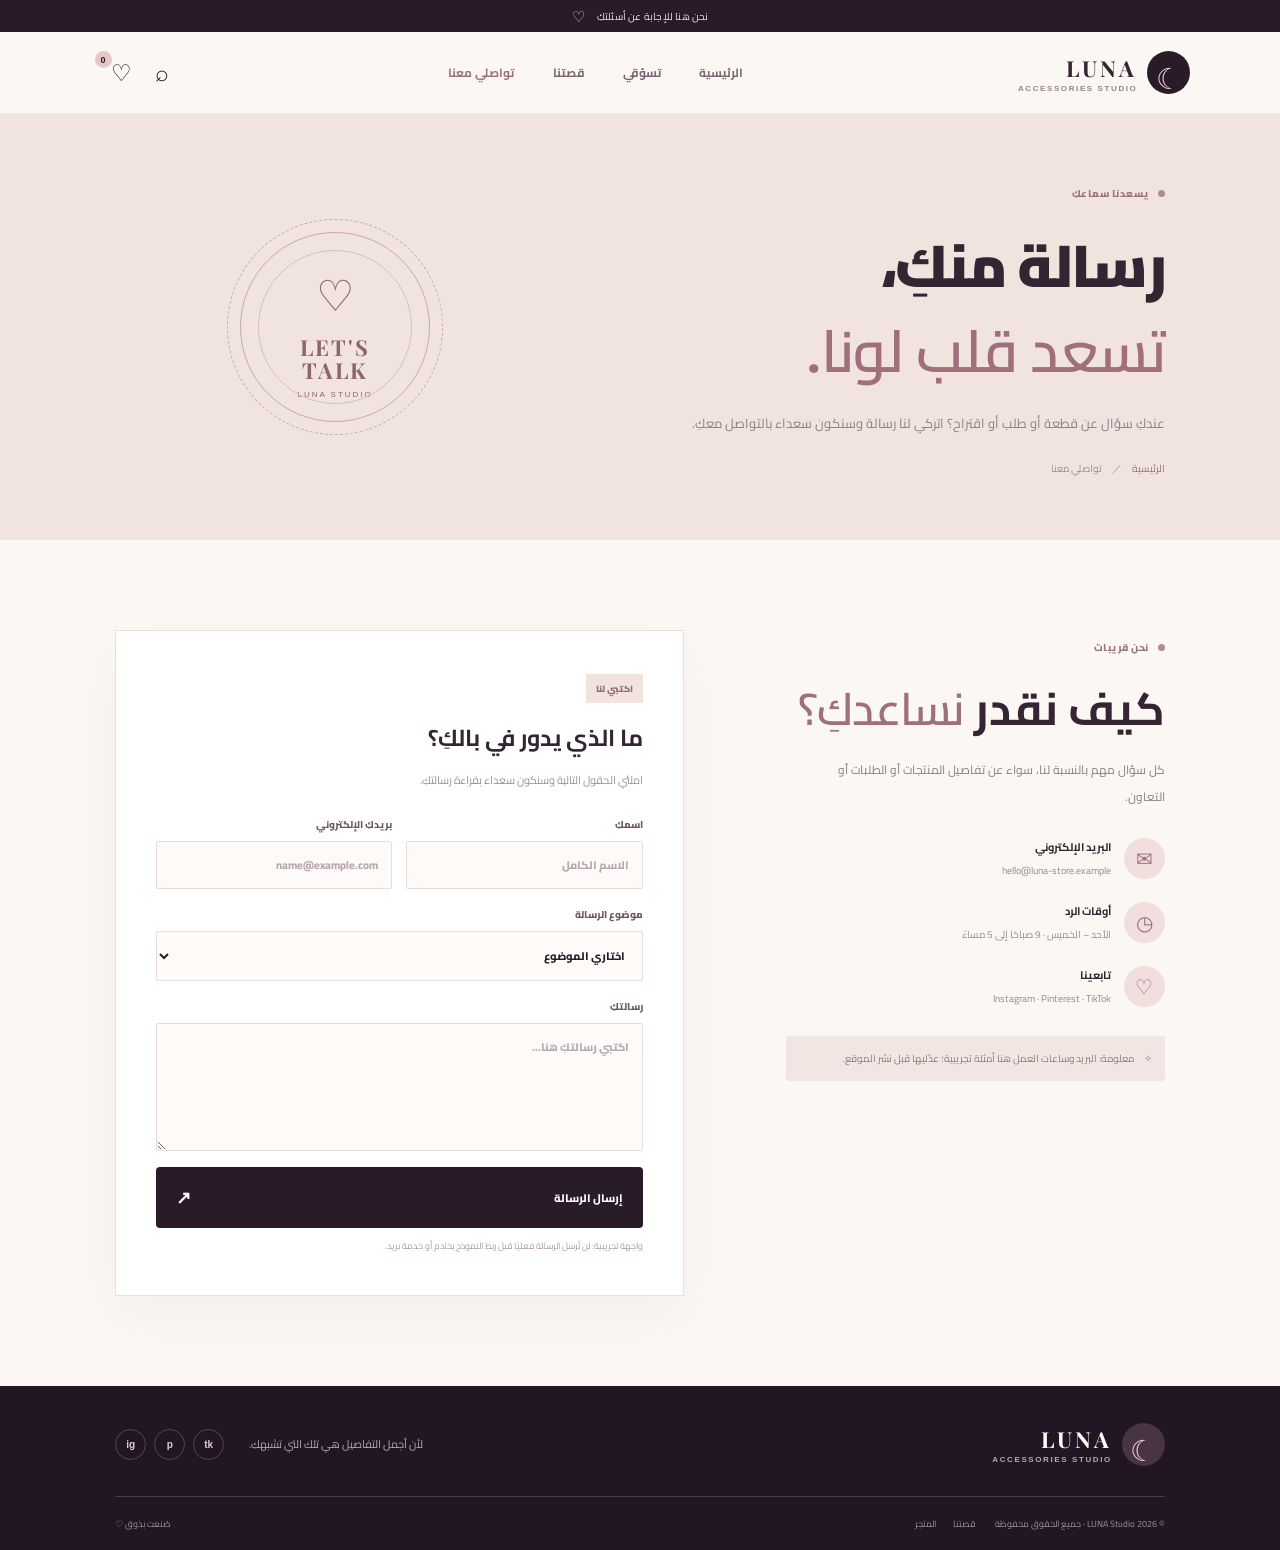
<file: contact.html>
<!DOCTYPE html>
<html lang="ar" dir="rtl">

<head>
    <meta charset="UTF-8">
    <meta name="viewport" content="width=device-width, initial-scale=1.0">
    <title>تواصلي معنا | LUNA</title>
    <link rel="preconnect" href="https://fonts.googleapis.com">
    <link
        href="https://fonts.googleapis.com/css2?family=Cairo:wght@400;500;600;700;800;900&family=Playfair+Display:wght@500;600;700&display=swap"
        rel="stylesheet">
    <link rel="stylesheet" href="style.css">
    <script defer src="main.js"></script>
</head>

<body>
    <div class="announcement">نحن هنا للإجابة عن أسئلتكِ <span>♡</span></div>
    <header class="header"><a class="logo" href="index.html"><span
                class="logo-moon">☾</span><span><b>LUNA</b><small>ACCESSORIES STUDIO</small></span></a><button
            class="menu-toggle" aria-label="فتح القائمة" aria-expanded="false"><i></i><i></i><i></i></button>
        <nav class="nav"><a href="index.html">الرئيسية</a><a href="shop.html">تسوّقي</a><a href="about.html">قصتنا</a><a
                class="active" href="contact.html">تواصلي معنا</a></nav>
        <div class="header-actions"><button class="search-open" aria-label="البحث">⌕</button><a class="bag-link"
                href="shop.html#products">♡ <span class="bag-count">0</span></a></div>
    </header>
    <main>
        <section class="inner-cover contact-cover">
            <div class="inner-cover-copy"><span class="eyebrow dark-eye"><i></i> يسعدنا سماعكِ</span>
                <h1>رسالة منكِ،<br><em>تسعد قلب لونا.</em></h1>
                <p>عندكِ سؤال عن قطعة أو طلب أو اقتراح؟ اتركي لنا رسالة وسنكون سعداء بالتواصل معكِ.</p>
                <div class="breadcrumbs"><a href="index.html">الرئيسية</a><span>／</span><span>تواصلي معنا</span></div>
            </div>
            <div class="contact-orbit"><span>♡</span><b>LET'S<br>TALK</b><small>LUNA STUDIO</small></div>
        </section>
        <section class="contact-section">
            <div class="contact-side"><span class="eyebrow dark-eye"><i></i> نحن قريبات</span>
                <h2>كيف نقدر <em>نساعدكِ؟</em></h2>
                <p>كل سؤال مهم بالنسبة لنا، سواء عن تفاصيل المنتجات أو الطلبات أو التعاون.</p>
                <div class="contact-method"><span>✉</span>
                    <div><b>البريد الإلكتروني</b><small>hello@luna-store.example</small></div>
                </div>
                <div class="contact-method"><span>◷</span>
                    <div><b>أوقات الرد</b><small>الأحد – الخميس · 9 صباحًا إلى 5 مساءً</small></div>
                </div>
                <div class="contact-method"><span>♡</span>
                    <div><b>تابعينا</b><small>Instagram · Pinterest · TikTok</small></div>
                </div>
                <div class="contact-tip">✧ <span>معلومة: البريد وساعات العمل هنا أمثلة تجريبية؛ عدّليها قبل نشر
                        الموقع.</span></div>
            </div>
            <div class="contact-form-wrap">
                <div class="form-title"><span class="form-pill">اكتبي لنا</span>
                    <h3>ما الذي يدور في بالكِ؟</h3>
                    <p>املئي الحقول التالية وسنكون سعداء بقراءة رسالتكِ.</p>
                </div>
                <form id="contactForm">
                    <div class="form-row"><label>اسمكِ<input name="name" required minlength="2"
                                placeholder="الاسم الكامل"></label><label>بريدكِ الإلكتروني<input name="email"
                                type="email" required placeholder="name@example.com"></label></div><label>موضوع
                        الرسالة<select name="subject" required>
                            <option value="" disabled selected>اختاري الموضوع</option>
                            <option>استفسار عن منتج</option>
                            <option>متابعة طلب</option>
                            <option>استبدال أو إرجاع</option>
                            <option>تعاون أو اقتراح</option>
                            <option>موضوع آخر</option>
                        </select></label><label>رسالتكِ<textarea name="message" rows="5" required minlength="8"
                            placeholder="اكتبي رسالتكِ هنا..."></textarea></label><button
                        class="button button-dark form-submit" type="submit">إرسال الرسالة <span>↗</span></button>
                    <p id="formStatus" class="form-status" role="status"></p><small class="form-disclaimer">واجهة
                        تجريبية: لن تُرسل الرسالة فعليًا قبل ربط النموذج بخادم أو خدمة بريد.</small>
                </form>
            </div>
        </section>
    </main>
    <footer class="footer">
        <div class="footer-top"><a class="logo" href="index.html"><span
                    class="logo-moon">☾</span><span><b>LUNA</b><small>ACCESSORIES STUDIO</small></span></a>
            <p>لأن أجمل التفاصيل هي تلك التي تشبهكِ.</p>
            <div class="footer-social"><a href="#">ig</a><a href="#">p</a><a href="#">tk</a></div>
        </div>
        <div class="footer-bottom"><span>© <span id="year"></span> LUNA Studio · جميع الحقوق محفوظة</span>
            <div><a href="about.html">قصتنا</a><a href="shop.html">المتجر</a></div><span>صُنعت بذوق ♡</span>
        </div>
    </footer>
    <div class="toast" id="toast" role="status"></div>
    <div class="search-modal" id="searchModal" aria-hidden="true">
        <div class="search-box"><button class="search-close" aria-label="إغلاق">×</button><span
                class="eyebrow dark-eye">ابحثي عن قطعتكِ</span>
            <h3>ما الذي تبحثين عنه؟</h3>
            <form id="searchForm"><input id="searchInput" placeholder="قلادة، أقراط، سوار..." autocomplete="off"><button
                    type="submit">بحث ↗</button></form>
        </div>
    </div>
</body>

</html>
</file>
<file: style.css>
:root {
    --plum: #2a1b29;
    --plum2: #3c2937;
    --rose: #e7c8ca;
    --rose2: #f2e3df;
    --cream: #fbf7f2;
    --ink: #352532;
    --muted: #8c7d87;
    --gold: #b58a58;
    --white: #fff;
    --line: #e9dedb;
    --shadow: 0 18px 50px #38233312;
}

* {
    box-sizing: border-box
}

html {
    scroll-behavior: smooth;
    scroll-padding-top: 100px;
}

body {
    margin: 0;
    background: var(--cream);
    color: var(--ink);
    font-family: "Cairo", sans-serif;
    overflow-x: hidden;
}

body.no-scroll {
    overflow: hidden;
}

a {
    text-decoration: none;
    color: inherit;
}

button,
input,
textarea,
select {
    font: inherit;
}

button {
    cursor: pointer;
}

img {
    display: block;
    max-width: 100%;
}

.announcement {
    height: 32px;
    background: var(--plum);
    color: #f4e4e0;
    text-align: center;
    font-size: 10px;
    letter-spacing: .2px;
    display: flex;
    align-items: center;
    justify-content: center;
    gap: 12px;
}

.announcement span {
    color: var(--rose);
    font-size: 15px;
}

.header {
    height: 82px;
    padding: 0 clamp(20px, 7vw, 105px);
    display: flex;
    align-items: center;
    justify-content: space-between;
    gap: 30px;
    background: var(--cream);
    border-bottom: 1px solid #eee4e0;
    position: sticky;
    top: 0;
    z-index: 100;
}

.logo {
    display: flex;
    align-items: center;
    gap: 10px;
    flex-shrink: 0;
}

.logo-moon {
    display: grid;
    place-items: center;
    width: 43px;
    height: 43px;
    border-radius: 50%;
    background: var(--plum);
    color: var(--rose);
    font-size: 29px;
}

.logo b,
.logo small {
    display: block;
}

.logo b {
    font: 700 22px "Playfair Display", serif;
    letter-spacing: 3px;
}

.logo small {
    font: 600 8px "Manrope", sans-serif;
    letter-spacing: 1.6px;
    color: #9a838d;
    margin-top: 1px;
}

.nav {
    display: flex;
    align-items: center;
    gap: clamp(18px, 3vw, 42px);
    font-size: 12px;
    font-weight: 700;
    color: #786673;
}

.nav a {
    transition: color .2s;
}

.nav a:hover,
.nav a.active {
    color: #a06f7b;
}

.header-actions {
    display: flex;
    align-items: center;
    gap: 13px;
}

.search-open,
.bag-link {
    border: 0;
    background: transparent;
    color: var(--plum);
    font-size: 23px;
    padding: 5px;
    position: relative;
}

.bag-count {
    display: inline-grid;
    place-items: center;
    min-width: 17px;
    height: 17px;
    padding: 0 4px;
    border-radius: 50%;
    background: var(--rose);
    color: var(--plum);
    font: 700 9px "Manrope", sans-serif;
    vertical-align: top;
    margin-right: -6px;
}

.menu-toggle {
    display: none;
    background: none;
    border: 0;
    padding: 7px;
}

.menu-toggle i {
    display: block;
    width: 24px;
    height: 2px;
    background: var(--plum);
    margin: 5px;
    transition: .2s;
}

.hero {
    min-height: 585px;
    padding: 55px clamp(25px, 9vw, 135px) 45px;
    display: grid;
    grid-template-columns: .9fr 1fr;
    align-items: center;
    gap: clamp(40px, 8vw, 110px);
    background: radial-gradient(ellipse at 82% 30%, #f2e4df 0, transparent 43%), var(--cream);
    position: relative;
    overflow: hidden;
}

.hero-text {
    position: relative;
    z-index: 2
}

.eyebrow {
    display: inline-flex;
    align-items: center;
    gap: 9px;
    font-size: 10px;
    font-weight: 800;
    color: #a1818b;
    letter-spacing: .5px
}

.eyebrow i {
    width: 7px;
    height: 7px;
    border-radius: 50%;
    background: #b68a91;
    display: inline-block
}

.dark-eye {
    color: #9a727f
}

.hero h1,
.inner-cover h1,
.shop-hero h1 {
    font-size: clamp(42px, 5.1vw, 70px);
    line-height: 1.4;
    letter-spacing: -2px;
    font-weight: 900;
    margin: 19px 0 16px
}

.hero h1 em,
.section-head h2 em,
.editorial-copy h2 em,
.shop-hero h1 em,
.inner-cover h1 em,
.story-copy h2 em,
.manifesto h2 em,
.shop-bottom h2 em,
.contact-side h2 em {
    font-family: "Playfair Display", "Cairo", serif;
    font-weight: 600;
    color: #a16f7c;
    font-style: normal;
    letter-spacing: -1px
}

.hero-text>p,
.inner-cover-copy>p,
.shop-hero-copy>p {
    font-size: 13px;
    line-height: 2.2;
    color: #8d7e88;
    max-width: 470px
}

.hero-buttons {
    display: flex;
    align-items: center;
    gap: 24px;
    flex-wrap: wrap;
    margin-top: 27px
}

.button {
    display: inline-flex;
    align-items: center;
    justify-content: center;
    gap: 22px;
    padding: 14px 20px;
    border-radius: 4px;
    font-size: 11px;
    font-weight: 800;
    transition: transform .2s, background .2s;
    cursor: pointer;
    border: 0
}

.button:hover {
    transform: translateY(-3px)
}

.button span {
    font-size: 18px
}

.button-dark {
    background: var(--plum);
    color: #fff
}

.button-dark:hover {
    background: #52384b
}

.under-link {
    font-size: 11px;
    font-weight: 800;
    color: #735c69;
    display: inline-flex;
    align-items: center;
    gap: 12px
}

.under-link span {
    font-size: 19px
}

.hero-note {
    display: flex;
    align-items: center;
    gap: 11px;
    margin-top: 44px
}

.note-icon {
    display: grid;
    place-items: center;
    width: 38px;
    height: 38px;
    border: 1px solid #dec9c8;
    border-radius: 50%;
    color: #aa7d85;
    font-size: 20px
}

.hero-note b,
.hero-note small {
    display: block
}

.hero-note b {
    font-size: 10px
}

.hero-note small {
    font-size: 9px;
    color: #a18d97;
    margin-top: 3px
}

.note-line {
    width: 55px;
    height: 1px;
    background: #e3d3d0;
    margin-right: 8px
}

.note-heart {
    color: #b68a91;
    font-size: 23px
}

.hero-art {
    position: relative;
    max-width: 540px;
    width: 100%;
    margin: auto
}

.hero-photo {
    height: 440px;
    position: relative;
    padding: 9px;
    background: #fff;
    border: 1px solid #e9dad6;
    box-shadow: 0 25px 60px #5d3c4c15;
    transform: rotate(1.5deg)
}

.hero-photo>img {
    width: 100%;
    height: 100%;
    object-fit: cover;
    filter: saturate(.75)
}

.photo-label {
    position: absolute;
    bottom: 9px;
    right: 9px;
    left: 9px;
    background: linear-gradient(transparent, #241721c9);
    padding: 50px 22px 19px;
    color: white;
    display: flex;
    flex-direction: column;
    gap: 5px
}

.photo-label span {
    font: 9px "Manrope", sans-serif;
    letter-spacing: 2px;
    color: #f1d6d0
}

.photo-label b {
    font-size: 17px
}

.round-stamp {
    position: absolute;
    top: 24px;
    left: -36px;
    width: 105px;
    height: 105px;
    border-radius: 50%;
    background: var(--rose);
    color: var(--plum);
    display: flex;
    flex-direction: column;
    align-items: center;
    justify-content: center;
    transform: rotate(-13deg);
    border: 1px solid #fff;
    outline: 1px solid #d7b4b6
}

.round-stamp span {
    font: 8px "Manrope", sans-serif;
    letter-spacing: 1px
}

.round-stamp b {
    font: 700 19px "Playfair Display", serif;
    letter-spacing: 1px
}

.art-flower {
    position: absolute;
    bottom: -20px;
    right: -26px;
    color: #b58a91;
    font-size: 72px;
    line-height: 1
}

.hero-index {
    position: absolute;
    bottom: 18px;
    left: clamp(25px, 9vw, 135px);
    display: flex;
    align-items: center;
    gap: 9px;
    color: #aa959e;
    font: 10px "Manrope", sans-serif
}

.hero-index span:first-child {
    color: var(--plum)
}

.hero-index i {
    width: 50px;
    height: 1px;
    background: #d9c4c4
}

.category-strip {
    padding: 23px clamp(25px, 9vw, 135px);
    background: #f0e3df;
    display: grid;
    grid-template-columns: repeat(4, 1fr);
    gap: 0
}

.category-tile {
    display: flex;
    align-items: center;
    gap: 12px;
    padding: 8px 18px;
    border-left: 1px solid #dfccca;
    transition: background .2s
}

.category-tile:first-child {
    padding-right: 0
}

.category-tile:last-child {
    border: 0
}

.category-tile:hover {
    background: #ffffff60
}

.category-symbol {
    width: 44px;
    height: 44px;
    display: grid;
    place-items: center;
    border-radius: 50%;
    border: 1px solid #c9a7aa;
    color: #9b6c79;
    font-size: 25px
}

.category-tile b,
.category-tile small {
    display: block
}

.category-tile b {
    font-size: 12px
}

.category-tile small {
    font-size: 9px;
    color: #9c8791;
    margin-top: 3px
}

.category-tile>i {
    font-style: normal;
    margin-right: auto;
    color: #a17984;
    font-size: 18px
}

.products-section,
.shop-section {
    padding: 95px clamp(25px, 9vw, 135px) 105px
}

.section-head {
    display: flex;
    align-items: end;
    justify-content: space-between;
    gap: 20px;
    margin-bottom: 34px
}

.section-head h2,
.shop-toolbar h2 {
    font-size: clamp(28px, 3.2vw, 42px);
    font-weight: 900;
    letter-spacing: -1px;
    margin: 7px 0 0
}

.section-head .under-link {
    white-space: nowrap;
    margin-bottom: 9px
}

.product-grid {
    display: grid;
    grid-template-columns: repeat(4, minmax(0, 1fr));
    gap: 19px
}

.product-card {
    min-width: 0;
    transition: transform .3s
}

.product-card:hover {
    transform: translateY(-5px)
}

.product-image {
    position: relative;
    overflow: hidden;
    background: #eee4df;
    aspect-ratio: 3/3.65
}

.product-image img {
    width: 100%;
    height: 100%;
    object-fit: cover;
    transition: transform .5s;
    mix-blend-mode: multiply
}

.product-card:hover .product-image img {
    transform: scale(1.05)
}

.product-tag {
    position: absolute;
    top: 12px;
    right: 12px;
    background: #fffaf5;
    color: #795d6a;
    padding: 6px 9px;
    font-size: 9px;
    font-weight: 800;
    border-radius: 2px
}

.tag-new {
    background: #dfd4e8;
    color: #594362
}

.tag-soft {
    background: #ead2d0;
    color: #7c4f5a
}

.quick-add {
    position: absolute;
    bottom: 12px;
    left: 12px;
    width: 36px;
    height: 36px;
    border: 0;
    border-radius: 50%;
    background: var(--plum);
    color: white;
    font-size: 23px;
    line-height: 1;
    transition: background .2s, transform .2s
}

.quick-add:hover {
    background: #9d6f7c;
    transform: rotate(90deg)
}

.product-info {
    display: flex;
    align-items: flex-start;
    justify-content: space-between;
    gap: 8px;
    padding: 14px 2px
}

.product-info h3 {
    font-size: 13px;
    margin: 0 0 4px
}

.product-info small {
    display: block;
    font-size: 9px;
    color: #a18d96
}

.price {
    font: 700 14px "Manrope", sans-serif;
    color: #775a68;
    white-space: nowrap
}

.editorial {
    display: grid;
    grid-template-columns: 1fr 1fr;
    min-height: 470px;
    background: #eee1dc
}

.editorial-image {
    min-height: 470px;
    overflow: hidden
}

.editorial-image img {
    width: 100%;
    height: 100%;
    object-fit: cover;
    filter: saturate(.7)
}

.editorial-copy {
    padding: 70px clamp(28px, 7vw, 95px);
    align-self: center;
    position: relative;
    overflow: hidden
}

.editorial-copy h2 {
    font-size: clamp(28px, 3.4vw, 43px);
    line-height: 1.6;
    margin: 16px 0
}

.editorial-copy>p {
    font-size: 12px;
    line-height: 2.2;
    color: #8a7782;
    max-width: 430px;
    margin-bottom: 24px
}

.button-outline {
    border: 1px solid #b69ca3;
    color: var(--plum);
    background: transparent
}

.editorial-deco {
    position: absolute;
    left: 14px;
    bottom: -65px;
    font: italic 200px "Playfair Display", serif;
    color: #ffffff55
}

.promise-section {
    display: grid;
    grid-template-columns: repeat(3, 1fr);
    padding: 48px clamp(25px, 9vw, 135px);
    gap: 20px;
    background: #fffaf6
}

.promise-item {
    display: grid;
    justify-items: center;
    text-align: center;
    gap: 6px;
    border-left: 1px solid #eee1dc
}

.promise-item:last-child {
    border: 0
}

.promise-item>span {
    font-size: 27px;
    color: #a87b85
}

.promise-item b {
    font-size: 12px
}

.promise-item small {
    font-size: 10px;
    color: #a08c96
}

.newsletter {
    padding: 62px clamp(25px, 9vw, 135px);
    background: var(--plum);
    color: white;
    display: flex;
    align-items: center;
    justify-content: space-between;
    gap: 30px
}

.newsletter .eyebrow {
    color: #d7b8bd
}

.newsletter h2 {
    font-size: clamp(25px, 3vw, 37px);
    margin: 8px 0
}

.newsletter h2 em {
    font: 600 italic 1em "Playfair Display", serif;
    color: var(--rose)
}

.newsletter p {
    font-size: 11px;
    color: #c2afb9;
    margin: 0
}

.newsletter form {
    display: grid;
    grid-template-columns: minmax(170px, 280px) auto;
    gap: 8px;
    min-width: 40%
}

.newsletter input {
    min-width: 0;
    border: 1px solid #62485b;
    background: #382638;
    padding: 13px 14px;
    color: white;
    border-radius: 3px;
    font-size: 11px;
    outline: none
}

.newsletter input::placeholder {
    color: #b9a4b2
}

.newsletter button {
    border: 0;
    background: var(--rose);
    color: var(--plum);
    padding: 0 17px;
    font-size: 11px;
    font-weight: 900;
    border-radius: 3px;
    white-space: nowrap
}

.newsletter button span {
    margin-right: 8px
}

.newsletter form small {
    grid-column: 1/-1;
    font-size: 10px;
    color: #d8c0c7
}

.footer {
    background: #211621;
    color: white;
    padding: 37px clamp(25px, 9vw, 135px) 0
}

.footer-top {
    display: flex;
    align-items: center;
    gap: 25px;
    padding-bottom: 30px
}

.footer .logo-moon {
    background: #493445;
    color: var(--rose)
}

.footer .logo b {
    color: white
}

.footer .logo small {
    color: #bca6b1
}

.footer-top>p {
    margin: 0 auto 0 0;
    font-size: 11px;
    color: #b9a8b3
}

.footer-social {
    display: flex;
    gap: 8px;
    direction: ltr
}

.footer-social a {
    display: grid;
    place-items: center;
    width: 31px;
    height: 31px;
    border: 1px solid #594355;
    border-radius: 50%;
    font: 700 10px "Manrope", sans-serif;
    color: #e4cbd0
}

.footer-social a:hover {
    background: var(--rose);
    color: var(--plum)
}

.footer-bottom {
    border-top: 1px solid #493747;
    padding: 18px 0;
    display: flex;
    align-items: center;
    gap: 20px;
    flex-wrap: wrap;
    font-size: 9px;
    color: #a18d9d
}

.footer-bottom>div {
    display: flex;
    gap: 17px
}

.footer-bottom>span:last-child {
    margin-right: auto
}

.footer-bottom a:hover {
    color: var(--rose)
}

/* الصفحات الداخلية */
.inner-cover {
    padding: 62px clamp(25px, 9vw, 135px);
    display: grid;
    grid-template-columns: 1fr .8fr;
    gap: 60px;
    align-items: center;
    background: #f1e4df;
    min-height: 390px;
    overflow: hidden
}

.inner-cover h1 {
    font-size: clamp(39px, 4.6vw, 61px)
}

.inner-cover-copy>p {
    max-width: 510px
}

.breadcrumbs {
    display: flex;
    align-items: center;
    gap: 10px;
    font-size: 10px;
    color: #a08b95;
    margin-top: 22px
}

.breadcrumbs a {
    color: #966e7a
}

.inner-cover-image {
    height: 300px;
    position: relative
}

.inner-cover-image img {
    height: 100%;
    width: 85%;
    margin: auto;
    object-fit: cover;
    border: 8px solid #fffaf6;
    box-shadow: 0 20px 50px #56394c15;
    transform: rotate(2deg)
}

.story-section {
    padding: 95px clamp(25px, 9vw, 135px);
    display: grid;
    grid-template-columns: .95fr 1fr;
    gap: clamp(45px, 8vw, 110px);
    align-items: center
}

.story-photo {
    height: 430px;
    position: relative;
    padding: 10px;
    background: #fff;
    border: 1px solid #e8d8d4
}

.story-photo img {
    height: 100%;
    width: 100%;
    object-fit: cover
}

.story-seal {
    position: absolute;
    bottom: -20px;
    left: -25px;
    width: 105px;
    height: 105px;
    border-radius: 50%;
    display: grid;
    align-content: center;
    justify-items: center;
    background: var(--rose);
    outline: 1px solid #d3b2b4;
    border: 5px solid var(--cream);
    font: 8px "Manrope", sans-serif;
    letter-spacing: 1px;
    line-height: 1.3
}

.story-seal b {
    font-size: 24px
}

.story-copy h2,
.contact-side h2 {
    font-size: clamp(31px, 3.6vw, 45px);
    line-height: 1.55;
    margin: 12px 0 18px
}

.story-copy p,
.contact-side>p {
    font-size: 12px;
    line-height: 2.25;
    color: #8d7d87;
    margin-bottom: 14px
}

.story-copy .button {
    margin-top: 12px
}

.brand-values {
    background: #f1e6e1;
    padding: 80px clamp(25px, 9vw, 135px) 95px
}

.centered {
    justify-content: center;
    text-align: center
}

.values-grid {
    display: grid;
    grid-template-columns: repeat(3, 1fr);
    gap: 18px;
    margin-top: 35px
}

.values-grid article {
    background: #fffaf7;
    padding: 29px 25px;
    border: 1px solid #eadbd6;
    text-align: center
}

.values-grid article>span {
    font-size: 29px;
    color: #ac7c87
}

.values-grid h3 {
    font-size: 15px;
    margin: 12px 0 8px
}

.values-grid p {
    font-size: 11px;
    color: #94828d;
    line-height: 2;
    margin: 0
}

.manifesto {
    padding: 70px 20px 80px;
    text-align: center;
    background: #e2c9c9;
    color: var(--plum)
}

.manifesto>span {
    font: 90px Georgia, serif;
    color: #b78d96;
    line-height: .8
}

.manifesto h2 {
    font-size: clamp(25px, 3.5vw, 41px);
    line-height: 1.8;
    margin: 0 0 13px
}

.manifesto p {
    font: italic 12px "Playfair Display", serif;
    letter-spacing: 1.5px;
    color: #9a6e7a;
    margin: 0
}

.shop-hero {
    padding: 48px clamp(25px, 9vw, 135px);
    display: grid;
    grid-template-columns: 1fr .72fr;
    align-items: center;
    gap: 50px;
    background: #f1e4df;
    min-height: 370px
}

.shop-hero h1 {
    font-size: clamp(36px, 4.3vw, 58px)
}

.shop-hero-image {
    height: 270px;
    overflow: hidden;
    border: 8px solid #fffaf6;
    box-shadow: 0 15px 40px #50384b16;
    transform: rotate(1deg)
}

.shop-hero-image img {
    width: 100%;
    height: 100%;
    object-fit: cover
}

.shop-section {
    padding-top: 75px
}

.shop-toolbar {
    display: flex;
    align-items: end;
    justify-content: space-between;
    gap: 22px;
    margin-bottom: 28px;
    flex-wrap: wrap
}

.filters {
    display: flex;
    gap: 7px;
    flex-wrap: wrap
}

.filter-btn {
    background: transparent;
    border: 1px solid #e4d6d2;
    color: #806b77;
    padding: 9px 14px;
    font-size: 10px;
    border-radius: 3px;
    transition: .2s
}

.filter-btn:hover,
.filter-btn.active {
    background: var(--plum);
    border-color: var(--plum);
    color: white
}

.shop-products {
    row-gap: 30px
}

.product-card[hidden] {
    display: none !important
}

.no-results {
    display: none;
    text-align: center;
    color: #927e89;
    font-size: 13px;
    padding: 30px
}

.shop-bottom {
    background: #e8d3d1;
    padding: 45px clamp(25px, 9vw, 135px);
    display: flex;
    align-items: center;
    gap: 22px
}

.shop-bottom>span {
    font-size: 40px;
    color: #a47580
}

.shop-bottom h2 {
    font-size: clamp(22px, 3vw, 34px);
    margin: 0 0 5px
}

.shop-bottom p {
    font-size: 11px;
    color: #8d7480;
    margin: 0
}

.shop-bottom .button {
    margin-right: auto;
    white-space: nowrap
}

.contact-cover {
    min-height: 340px
}

.contact-orbit {
    width: 190px;
    height: 190px;
    border: 1px solid #c7a8ad;
    border-radius: 50%;
    display: flex;
    flex-direction: column;
    align-items: center;
    justify-content: center;
    margin: auto;
    position: relative;
    outline: 1px dashed #c7a8ad;
    outline-offset: 12px;
    color: #8d6572
}

.contact-orbit:before {
    content: "";
    position: absolute;
    inset: 17px;
    border: 1px solid #d8bdc0;
    border-radius: 50%
}

.contact-orbit span {
    font-size: 43px
}

.contact-orbit b {
    text-align: center;
    font: 700 22px/1.05 "Playfair Display", serif;
    letter-spacing: 2px
}

.contact-orbit small {
    font: 8px "Manrope", sans-serif;
    letter-spacing: 2px;
    margin-top: 8px
}

.contact-section {
    padding: 90px clamp(25px, 9vw, 135px);
    display: grid;
    grid-template-columns: .8fr 1.2fr;
    gap: clamp(40px, 8vw, 105px);
    align-items: start
}

.contact-side h2 {
    margin-bottom: 12px
}

.contact-side>p {
    max-width: 360px;
    margin-bottom: 27px
}

.contact-method {
    display: flex;
    align-items: center;
    gap: 13px;
    margin: 21px 0
}

.contact-method>span {
    display: grid;
    place-items: center;
    width: 41px;
    height: 41px;
    border-radius: 50%;
    background: #f0dfdc;
    color: #9c6f7b;
    font-size: 20px
}

.contact-method b,
.contact-method small {
    display: block
}

.contact-method b {
    font-size: 11px
}

.contact-method small {
    font-size: 10px;
    color: #9c8993;
    margin-top: 4px
}

.contact-tip {
    display: flex;
    gap: 10px;
    background: #f1e6e1;
    padding: 13px;
    border-radius: 3px;
    font-size: 10px;
    line-height: 1.9;
    color: #907b86;
    margin-top: 28px
}

.contact-tip:first-letter {
    color: #a87a85
}

.contact-form-wrap {
    background: #fff;
    border: 1px solid #ebdfdb;
    padding: clamp(23px, 4vw, 40px);
    box-shadow: 0 20px 50px #51384b0a
}

.form-pill {
    display: inline-block;
    background: #f2e3df;
    color: #946c79;
    padding: 6px 10px;
    font-size: 9px;
    font-weight: 900
}

.form-title h3 {
    font-size: 23px;
    margin: 13px 0 6px
}

.form-title>p {
    font-size: 11px;
    color: #a08d97;
    margin-bottom: 25px
}

.form-row {
    display: grid;
    grid-template-columns: 1fr 1fr;
    gap: 14px
}

form label {
    display: block;
    font-size: 10px;
    font-weight: 800;
    color: #6b5764;
    margin-bottom: 16px
}

form input,
form textarea,
form select {
    display: block;
    width: 100%;
    margin-top: 7px;
    padding: 13px;
    border: 1px solid #e9ddda;
    background: #fdfaf8;
    border-radius: 2px;
    outline: none;
    font-size: 11px;
    color: var(--plum);
    transition: border .2s, box-shadow .2s
}

form input:focus,
form textarea:focus,
form select:focus {
    border-color: #bd9199;
    box-shadow: 0 0 0 3px #bd919918
}

form input::placeholder,
form textarea::placeholder {
    color: #b8a8b0
}

form textarea {
    resize: vertical;
    min-height: 125px
}

.form-submit {
    width: 100%;
    justify-content: space-between
}

.form-status {
    display: none;
    background: #f2e3df;
    color: #7c5665;
    padding: 12px;
    font-size: 10px;
    line-height: 1.9
}

.form-status.status-visible {
    display: block
}

.form-disclaimer {
    display: block;
    font-size: 9px;
    line-height: 1.8;
    color: #aa9aa2;
    margin-top: 10px
}

.sr-only {
    position: absolute;
    width: 1px;
    height: 1px;
    padding: 0;
    margin: -1px;
    overflow: hidden;
    clip: rect(0, 0, 0, 0);
    white-space: nowrap;
    border: 0
}

.toast {
    position: fixed;
    bottom: 22px;
    right: 50%;
    transform: translate(50%, 20px);
    background: var(--plum);
    color: white;
    padding: 13px 20px;
    font-size: 11px;
    z-index: 300;
    opacity: 0;
    visibility: hidden;
    transition: .25s;
    box-shadow: 0 10px 30px #21162130;
    max-width: calc(100% - 35px);
    text-align: center
}

.toast.toast-show {
    opacity: 1;
    visibility: visible;
    transform: translate(50%, 0)
}

.cart-drawer {
    position: fixed;
    z-index: 220;
    top: 0;
    bottom: 0;
    left: 0;
    width: min(430px, 100%);
    background: var(--cream);
    box-shadow: 15px 0 50px #160e1a20;
    transform: translateX(-105%);
    transition: transform .3s;
    display: flex;
    flex-direction: column;
    color: var(--plum)
}

.cart-drawer.drawer-open {
    transform: translateX(0)
}

.drawer-overlay {
    position: fixed;
    inset: 0;
    background: #1b1021a6;
    z-index: 210;
    opacity: 0;
    visibility: hidden;
    transition: .25s
}

.drawer-overlay.overlay-open {
    opacity: 1;
    visibility: visible
}

.drawer-head {
    display: flex;
    justify-content: space-between;
    align-items: center;
    padding: 25px;
    border-bottom: 1px solid var(--line)
}

.drawer-head h3 {
    font-size: 22px;
    margin: 5px 0 0
}

.cart-close,
.search-close {
    background: transparent;
    border: 0;
    font-size: 30px;
    color: var(--plum);
    line-height: 1
}

.cart-items {
    padding: 20px 24px;
    overflow-y: auto;
    flex: 1
}

.empty-cart {
    height: 100%;
    min-height: 240px;
    display: flex;
    flex-direction: column;
    align-items: center;
    justify-content: center;
    text-align: center;
    gap: 10px
}

.empty-cart>span {
    font-size: 50px;
    color: #bd929b
}

.empty-cart b {
    font-size: 13px
}

.empty-cart small {
    font-size: 10px;
    color: #9d8b95
}

.cart-item {
    display: flex;
    align-items: center;
    gap: 13px;
    padding: 14px 0;
    border-bottom: 1px solid var(--line)
}

.cart-item-art {
    width: 62px;
    height: 70px;
    display: grid;
    place-items: center;
    background: #f0e1dc;
    color: #a27581;
    font-size: 30px;
    flex-shrink: 0
}

.cart-item-copy {
    flex: 1
}

.cart-item-copy>b {
    display: block;
    font-size: 12px
}

.cart-item-copy>small {
    display: block;
    color: #9d8792;
    font: 11px "Manrope", sans-serif;
    margin-top: 5px
}

.qty-controls {
    display: flex;
    align-items: center;
    gap: 10px;
    margin-top: 9px
}

.qty-controls button {
    width: 24px;
    height: 24px;
    background: white;
    border: 1px solid #e4d5d1;
    color: var(--plum)
}

.qty-controls span {
    font-size: 11px
}

.remove-item {
    align-self: flex-start;
    border: 0;
    background: transparent;
    color: #a18a96;
    font-size: 22px
}

.cart-footer {
    padding: 20px 25px;
    border-top: 1px solid var(--line)
}

.cart-footer>div {
    display: flex;
    justify-content: space-between;
    font-size: 12px;
    margin-bottom: 15px
}

.cart-footer strong {
    font: 700 17px "Manrope", sans-serif
}

.checkout-btn {
    width: 100%;
    justify-content: space-between
}

.cart-footer>small {
    display: block;
    text-align: center;
    color: #a18e98;
    font-size: 9px;
    margin-top: 10px
}

.search-modal {
    position: fixed;
    inset: 0;
    background: #211621c9;
    z-index: 250;
    display: grid;
    place-items: start center;
    padding: 15vh 20px 20px;
    opacity: 0;
    visibility: hidden;
    transition: .25s
}

.search-modal.search-visible {
    opacity: 1;
    visibility: visible
}

.search-box {
    background: var(--cream);
    width: min(550px, 100%);
    padding: 35px;
    position: relative;
    box-shadow: 0 25px 80px #160e1a40
}

.search-close {
    position: absolute;
    left: 20px;
    top: 15px
}

.search-box h3 {
    font-size: 24px;
    margin: 12px 0 20px
}

.search-box form {
    display: flex;
    gap: 8px
}

.search-box input {
    flex: 1;
    min-width: 0;
    margin: 0
}

.search-box form button {
    border: 0;
    background: var(--plum);
    color: white;
    padding: 0 20px;
    font-size: 11px
}

.search-box>p {
    font-size: 10px;
    color: #9c8993;
    margin: 14px 0 0
}

@media(max-width:1050px) {
    .header {
        padding-inline: 28px;
        gap: 20px;
    }

    .nav {
        gap: 20px;
    }

    .hero {
        padding-inline: 50px;
        gap: 45px;
    }

    .hero-photo {
        height: 400px;
    }

    .category-strip {
        padding-inline: 45px;
    }

    .category-tile {
        padding-inline: 12px;
    }

    .products-section,
    .shop-section {
        padding-inline: 45px;
    }

    .inner-cover,
    .story-section,
    .contact-section {
        padding-inline: 45px;
        gap: 45px;
    }

    .newsletter {
        padding-inline: 45px;
    }

    .footer {
        padding-inline: 45px;
    }
}

@media(max-width:800px) {
    .header {
        height: 72px;
        padding-inline: 22px;
    }

    .menu-toggle {
        display: block;
        order: 3;
    }

    .header-actions {
        margin-right: auto;
    }

    .nav {
        position: absolute;
        top: 72px;
        right: 0;
        left: 0;
        background: var(--cream);
        padding: 12px 22px 22px;
        display: flex;
        flex-direction: column;
        align-items: stretch;
        gap: 0;
        box-shadow: 0 15px 25px #39253712;
        opacity: 0;
        visibility: hidden;
        transform: translateY(-8px);
        transition: .25s;
    }

    .nav.nav-open {
        opacity: 1;
        visibility: visible;
        transform: translateY(0);
    }

    .nav a {
        padding: 12px 5px;
        border-bottom: 1px solid #eee3df;
    }

    .nav a:last-child {
        border: 0;
    }

    .menu-open i:first-child {
        transform: translateY(7px) rotate(45deg);
    }

    .menu-open i:nth-child(2) {
        opacity: 0;
    }

    .menu-open i:last-child {
        transform: translateY(-7px) rotate(-45deg);
    }

    .hero {
        grid-template-columns: 1fr;
        padding: 45px 26px 55px;
        gap: 38px;
    }

    .hero-text {
        order: 1;
    }

    .hero-art {
        order: 2;
        width: min(90%, 500px);
    }

    .hero h1 {
        font-size: clamp(43px, 8vw, 60px);
    }

    .hero-photo {
        height: 430px;
    }

    .hero-index {
        bottom: 15px;
        left: 26px;
    }

    .category-strip {
        padding: 20px 25px;
        grid-template-columns: 1fr 1fr;
        gap: 8px;
    }

    .category-tile {
        border: 0;
        padding: 12px !important;
        background: #fff7f3;
    }

    .category-tile:nth-child(odd) {
        border-left: 1px solid #dfccca;
    }

    .product-grid {
        grid-template-columns: repeat(2, minmax(0, 1fr));
        gap: 24px 14px;
    }

    .products-section,
    .shop-section {
        padding: 70px 24px;
    }

    .section-head {
        align-items: flex-start;
        flex-direction: column;
        gap: 12px;
    }

    .section-head h2,
    .shop-toolbar h2 {
        font-size: 31px;
    }

    .editorial {
        grid-template-columns: 1fr;
    }

    .editorial-image {
        min-height: 340px;
        height: 340px;
    }

    .editorial-copy {
        padding: 48px 28px 60px;
    }

    .promise-section {
        padding: 35px 20px;
        gap: 9px;
    }

    .promise-item b {
        font-size: 10px;
    }

    .promise-item small {
        font-size: 9px;
    }

    .newsletter {
        padding: 45px 25px;
        flex-direction: column;
        align-items: stretch;
        gap: 25px;
    }

    .newsletter form {
        min-width: 0;
    }

    .footer {
        padding-inline: 25px;
    }

    .footer-top {
        flex-wrap: wrap;
        gap: 15px;
    }

    .footer-top>p {
        width: 100%;
        order: 3;
    }

    .footer-bottom {
        gap: 12px;
        flex-direction: column;
        align-items: flex-start;
    }

    .footer-bottom>span:last-child {
        margin-right: 0;
    }

    .inner-cover {
        grid-template-columns: 1fr;
        padding: 45px 26px 35px;
        gap: 22px;
    }

    .inner-cover-image {
        height: 270px;
    }

    .inner-cover-image img {
        width: 78%;
    }

    .story-section {
        grid-template-columns: 1fr;
        padding: 70px 25px;
        gap: 45px;
    }

    .story-photo {
        height: 370px;
        max-width: 530px;
        width: 100%;
        margin: auto;
    }

    .story-copy {
        max-width: 600px;
    }

    .brand-values {
        padding: 65px 25px 75px;
    }

    .values-grid {
        gap: 10px;
    }

    .values-grid article {
        padding: 23px 15px;
    }

    .manifesto {
        padding: 55px 20px;
    }

    .shop-hero {
        grid-template-columns: 1fr;
        padding: 40px 25px;
        gap: 25px;
    }

    .shop-hero-image {
        height: 250px;
        width: 90%;
        margin: auto;
    }

    .shop-toolbar {
        align-items: flex-start;
        flex-direction: column;
    }

    .filters {
        gap: 6px;
    }

    .filter-btn {
        padding: 9px 12px;
    }

    .shop-bottom {
        padding: 35px 25px;
        flex-wrap: wrap;
    }

    .shop-bottom .button {
        margin-right: 0;
    }

    .contact-section {
        grid-template-columns: 1fr;
        padding: 65px 25px;
        gap: 38px;
    }

    .contact-side>p {
        max-width: 550px;
    }

    .contact-method {
        display: inline-flex;
        min-width: 44%;
        vertical-align: top;
    }

    .contact-tip {
        max-width: 550px;
    }
}

@media(max-width:500px) {
    .announcement {
        font-size: 9px
    }

    .logo-moon {
        width: 37px;
        height: 37px;
        font-size: 25px
    }

    .logo b {
        font-size: 20px
    }

    .logo small {
        font-size: 7px
    }

    .header {
        gap: 10px
    }

    .header-actions {
        gap: 8px
    }

    .hero {
        padding-inline: 21px
    }

    .hero h1 {
        letter-spacing: -1.5px
    }

    .hero-text>p {
        font-size: 12px
    }

    .hero-buttons {
        gap: 17px
    }

    .hero-buttons .button {
        padding: 13px 14px;
        gap: 12px
    }

    .hero-photo {
        height: 340px
    }

    .round-stamp {
        width: 85px;
        height: 85px;
        left: -20px
    }

    .round-stamp b {
        font-size: 16px
    }

    .round-stamp span {
        font-size: 7px
    }

    .art-flower {
        font-size: 55px;
        right: -15px
    }

    .hero-note {
        margin-top: 30px
    }

    .note-line {
        width: 30px
    }

    .category-strip {
        padding-inline: 15px;
        gap: 6px
    }

    .category-tile {
        gap: 8px;
        padding: 10px 8px !important
    }

    .category-symbol {
        width: 37px;
        height: 37px;
        font-size: 21px
    }

    .category-tile b {
        font-size: 11px
    }

    .category-tile small {
        font-size: 8px
    }

    .category-tile>i {
        font-size: 15px
    }

    .section-head h2,
    .shop-toolbar h2 {
        font-size: 28px
    }

    .product-info h3 {
        font-size: 11px
    }

    .product-info small {
        font-size: 8px
    }

    .price {
        font-size: 12px
    }

    .product-tag {
        font-size: 8px;
        right: 7px;
        top: 7px;
        padding: 5px 6px
    }

    .quick-add {
        width: 31px;
        height: 31px;
        bottom: 7px;
        left: 7px
    }

    .product-grid {
        gap: 20px 10px
    }

    .product-info {
        gap: 4px
    }

    .editorial-image {
        height: 280px;
        min-height: 280px
    }

    .editorial-copy h2 {
        font-size: 29px
    }

    .promise-section {
        grid-template-columns: 1fr;
        gap: 18px
    }

    .promise-item {
        border: 0;
        border-bottom: 1px solid #eee1dc;
        padding-bottom: 16px
    }

    .promise-item:last-child {
        border: 0;
        padding-bottom: 0
    }

    .newsletter form {
        grid-template-columns: 1fr auto
    }

    .newsletter input {
        width: 100%
    }

    .newsletter button {
        padding-inline: 12px;
        font-size: 10px
    }

    .footer-top {
        display: grid;
        grid-template-columns: 1fr auto
    }

    .footer-top>p {
        grid-column: 1/-1
    }

    .footer-bottom>div {
        flex-wrap: wrap
    }

    .inner-cover h1 {
        font-size: 39px;
        letter-spacing: -1.5px
    }

    .inner-cover-image {
        height: 230px
    }

    .story-photo {
        height: 300px
    }

    .story-seal {
        width: 85px;
        height: 85px;
        left: -13px
    }

    .story-copy h2,
    .contact-side h2 {
        font-size: 32px
    }

    .values-grid {
        grid-template-columns: 1fr
    }

    .values-grid article {
        padding: 22px
    }

    .shop-hero h1 {
        font-size: 37px
    }

    .shop-hero-image {
        height: 215px;
        width: 95%
    }

    .filters {
        width: 100%
    }

    .filter-btn {
        flex: 1;
        padding-inline: 6px;
        font-size: 9px
    }

    .shop-bottom {
        gap: 13px
    }

    .shop-bottom>span {
        font-size: 30px
    }

    .shop-bottom h2 {
        font-size: 23px
    }

    .shop-bottom p {
        font-size: 10px
    }

    .contact-orbit {
        width: 145px;
        height: 145px
    }

    .contact-orbit b {
        font-size: 18px
    }

    .contact-method {
        display: flex;
        min-width: unset
    }

    .contact-form-wrap {
        padding: 22px 17px
    }

    .form-row {
        grid-template-columns: 1fr;
        gap: 0
    }

    .form-title h3 {
        font-size: 21px
    }

    .search-box {
        padding: 28px 20px
    }

    .search-box h3 {
        font-size: 21px
    }

    .search-box form button {
        padding-inline: 12px
    }
}

@media(prefers-reduced-motion:reduce) {
    html {
        scroll-behavior: auto
    }

    *,
    *::before,
    *::after {
        transition-duration: .01ms !important;
        animation-duration: .01ms !important
    }
}
</file>
